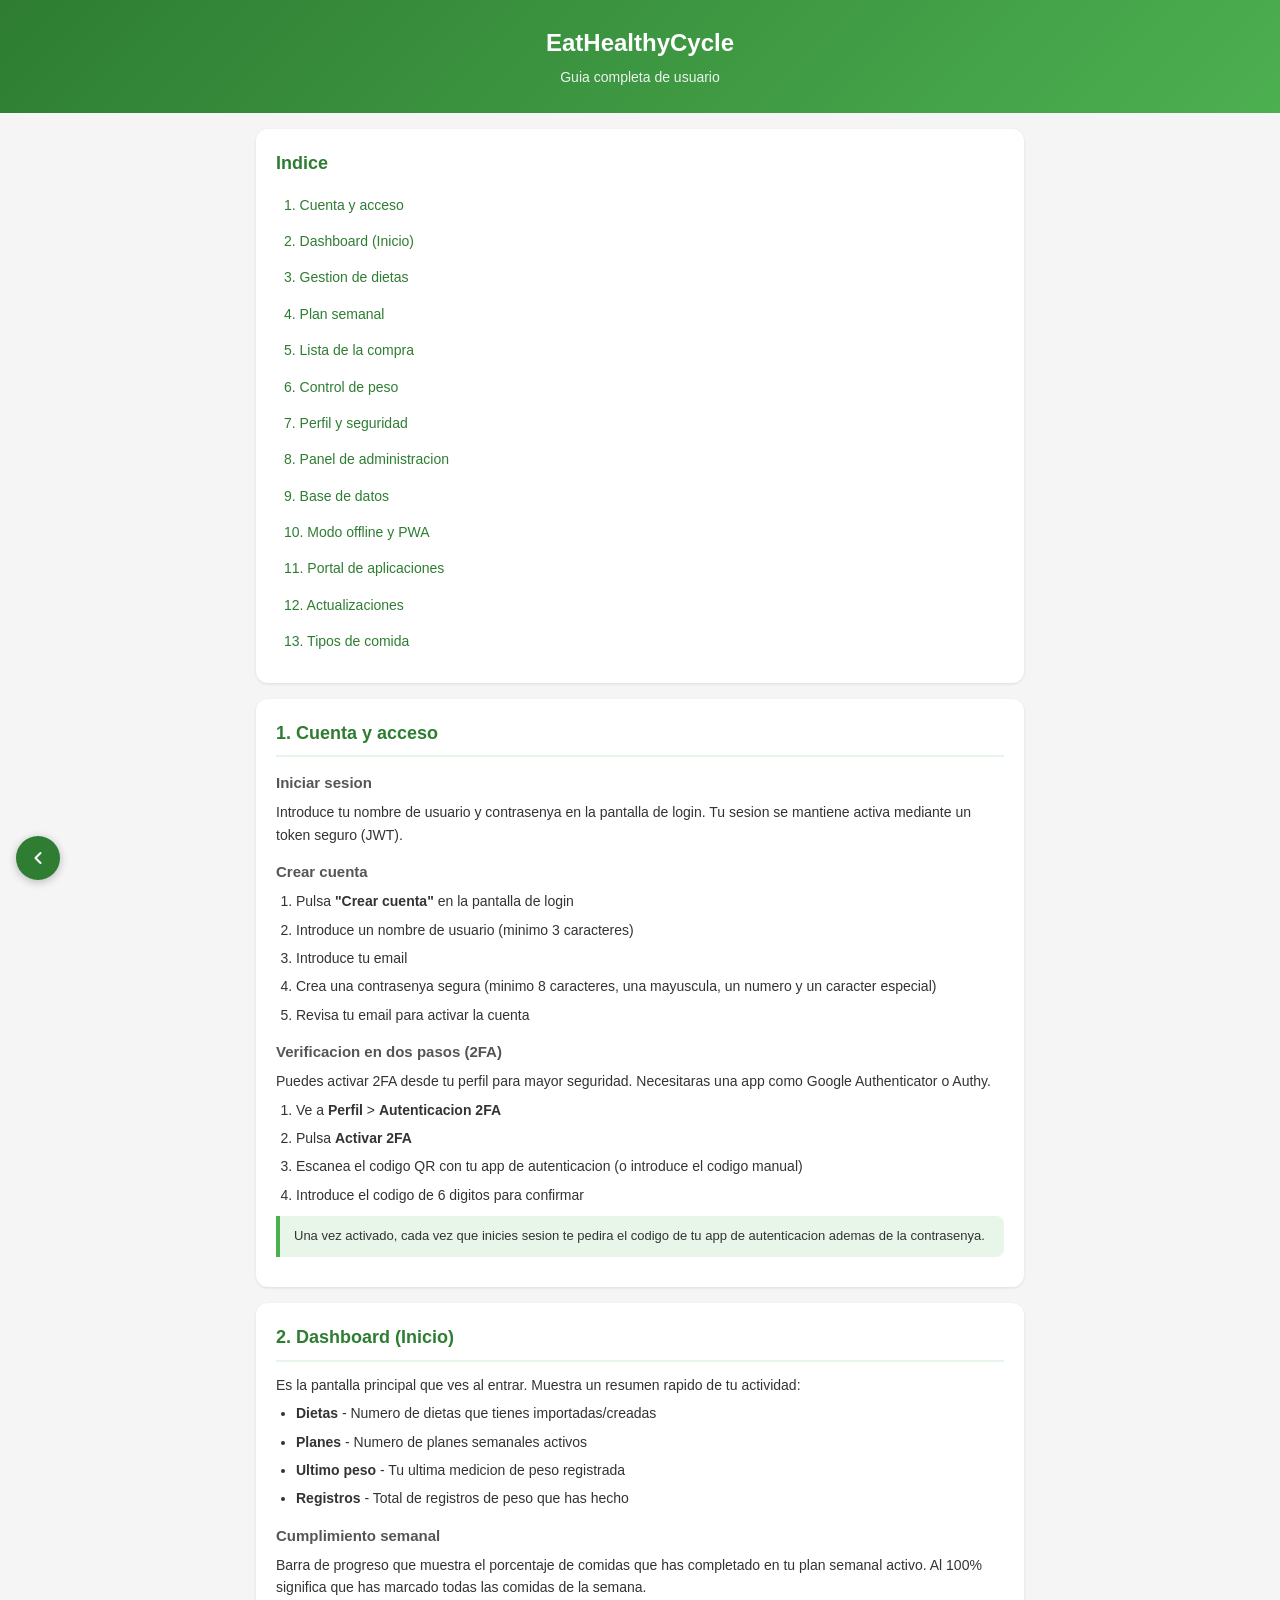
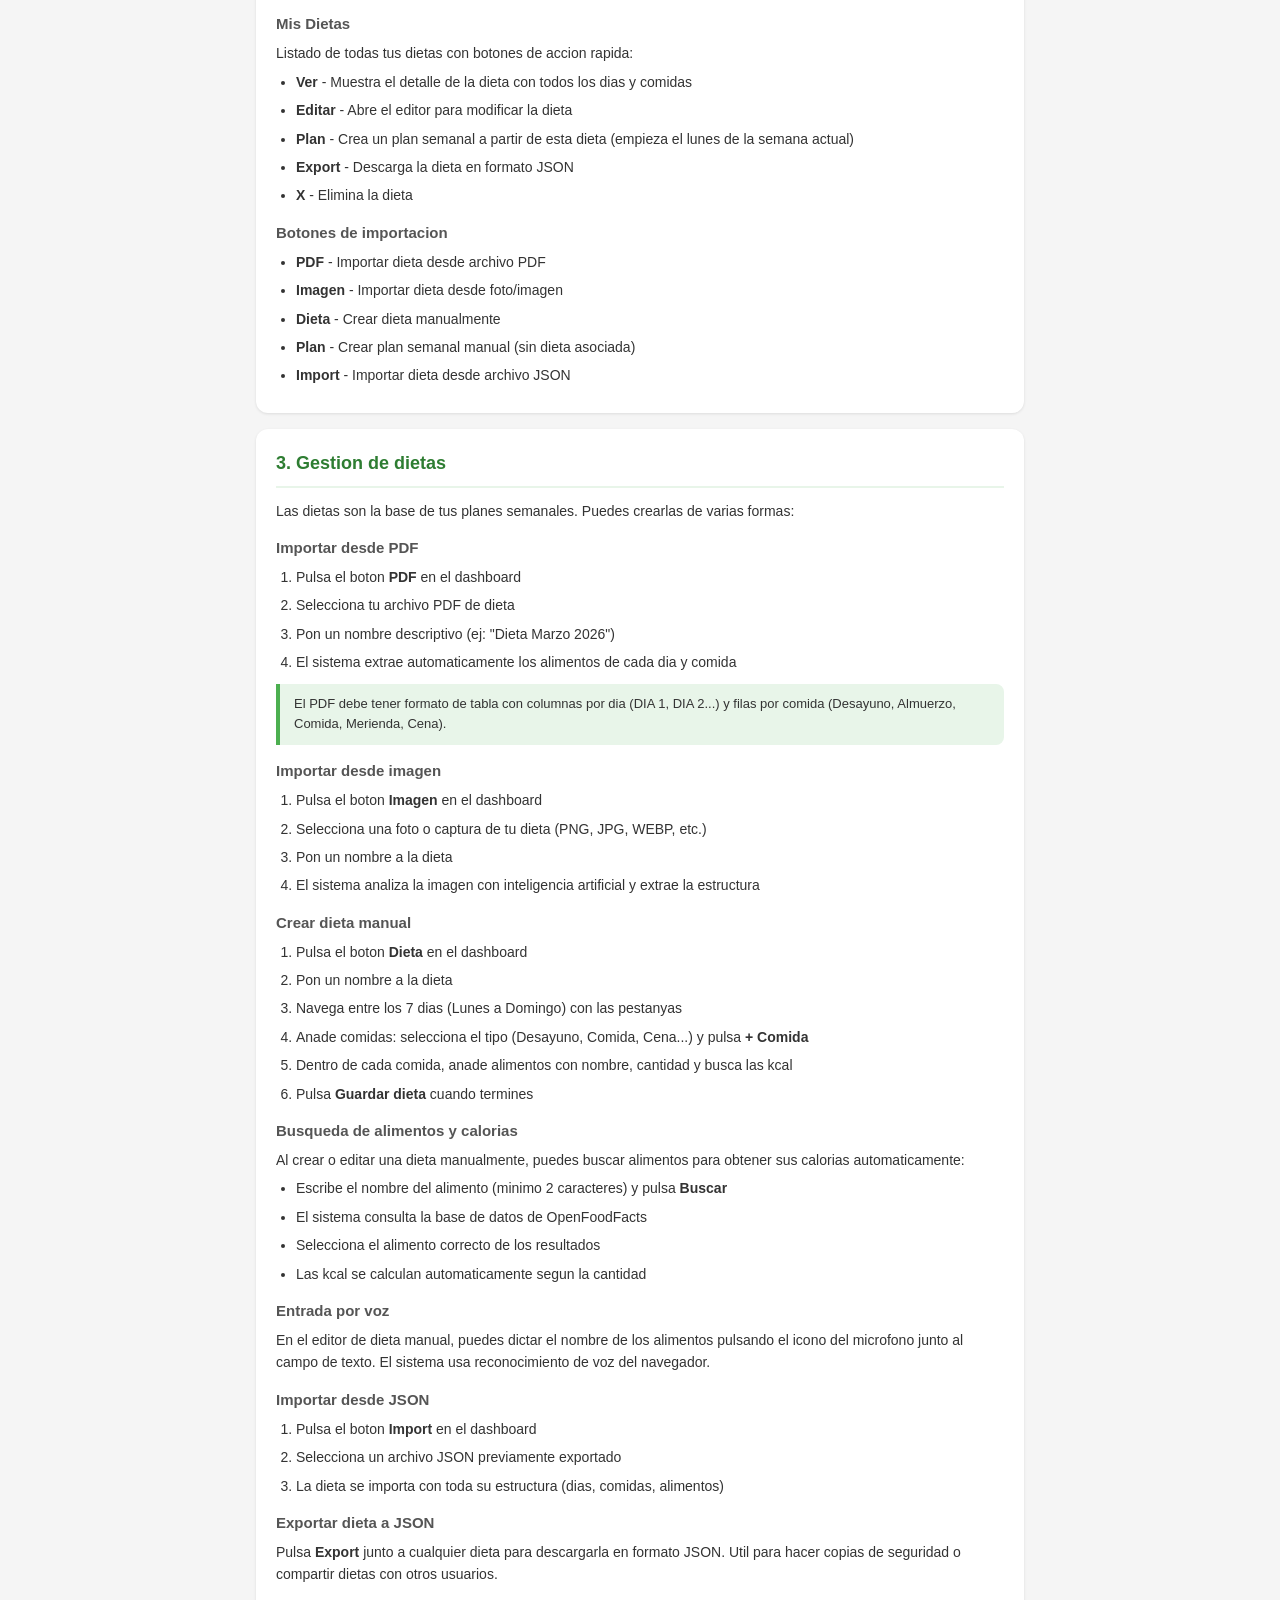
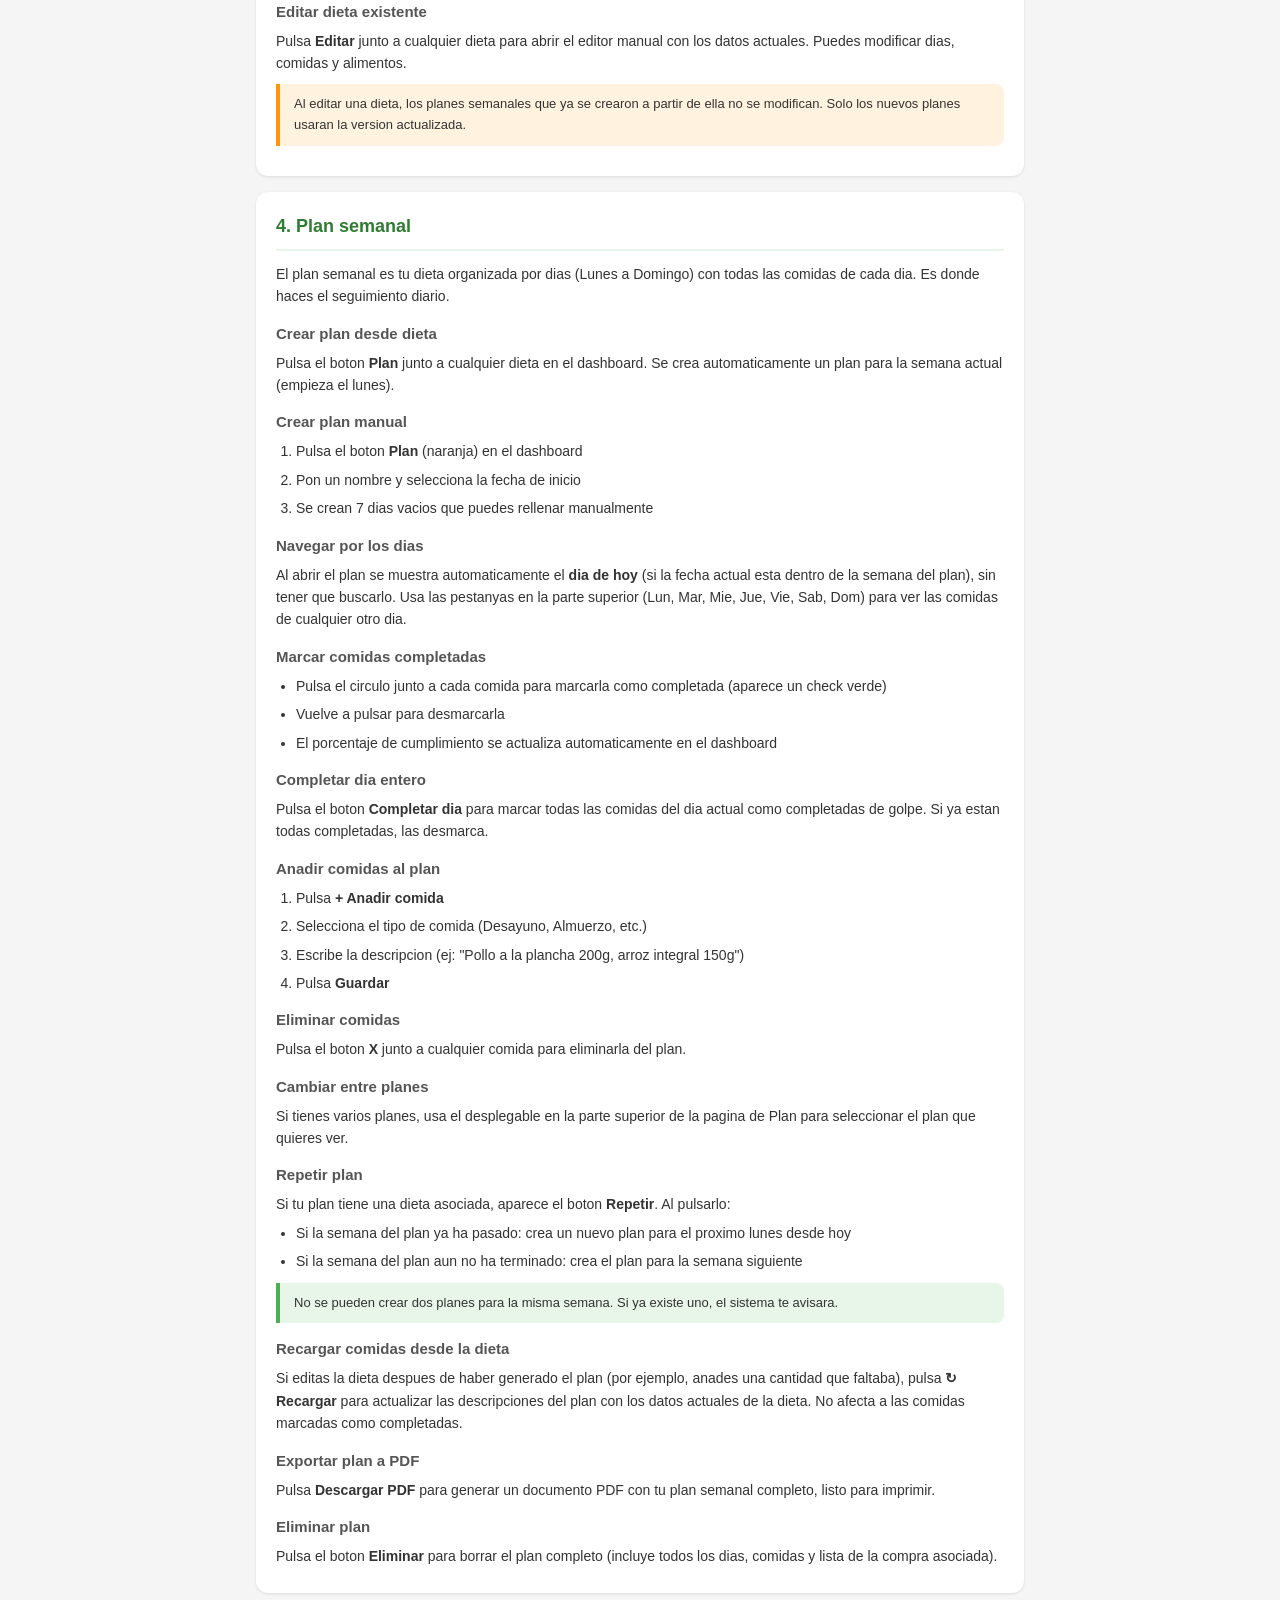
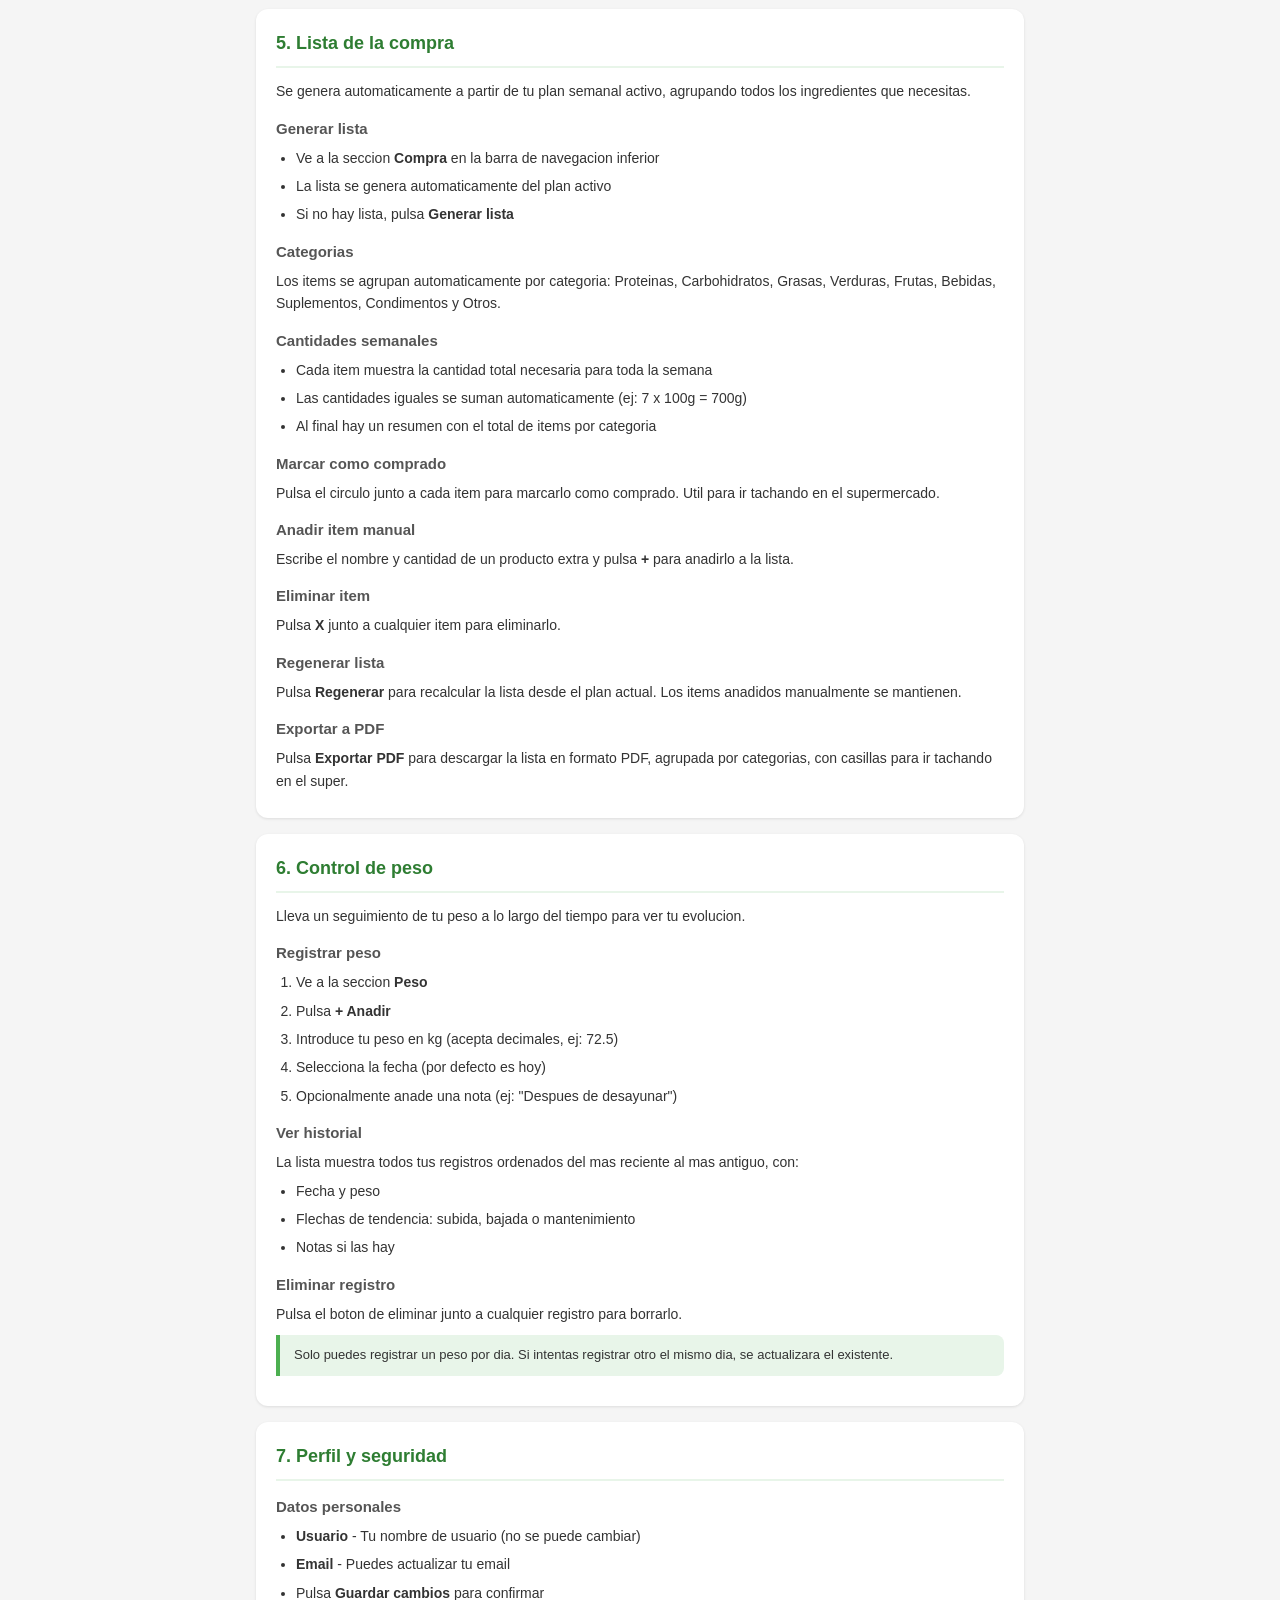
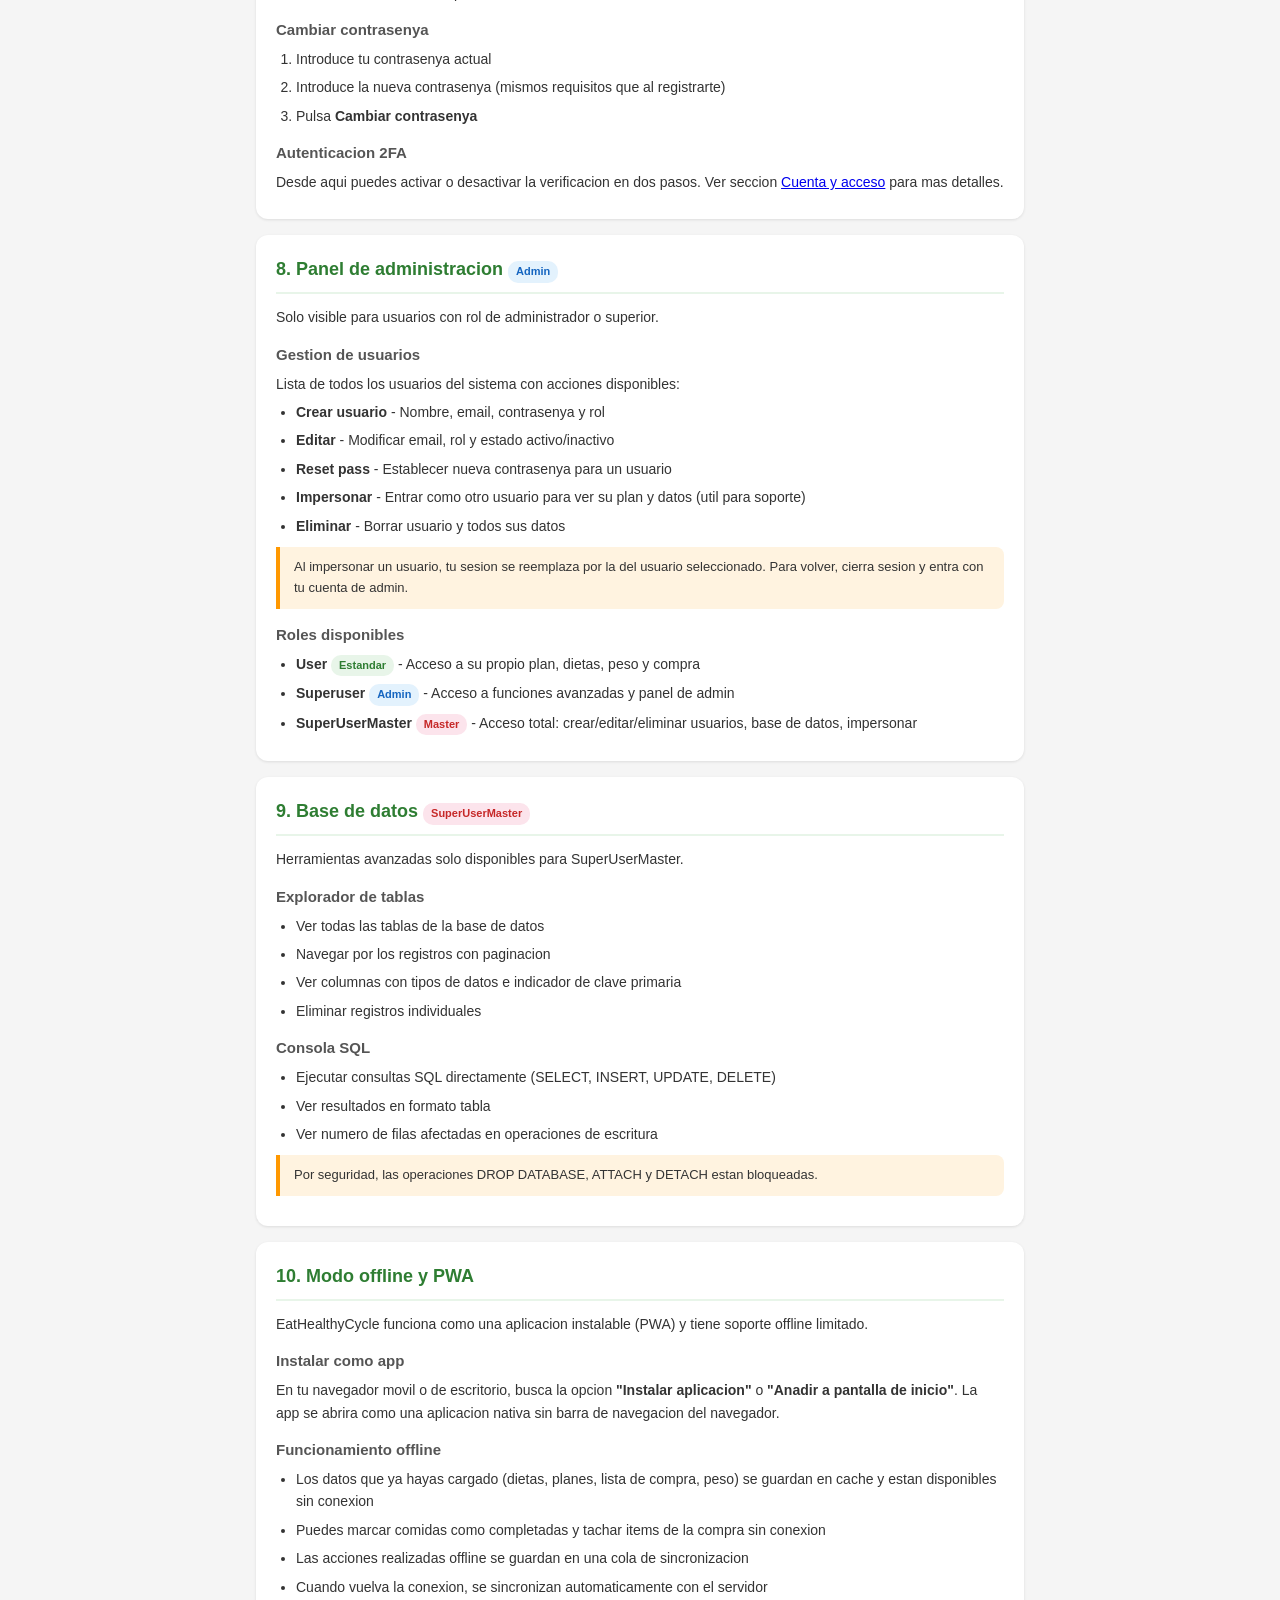
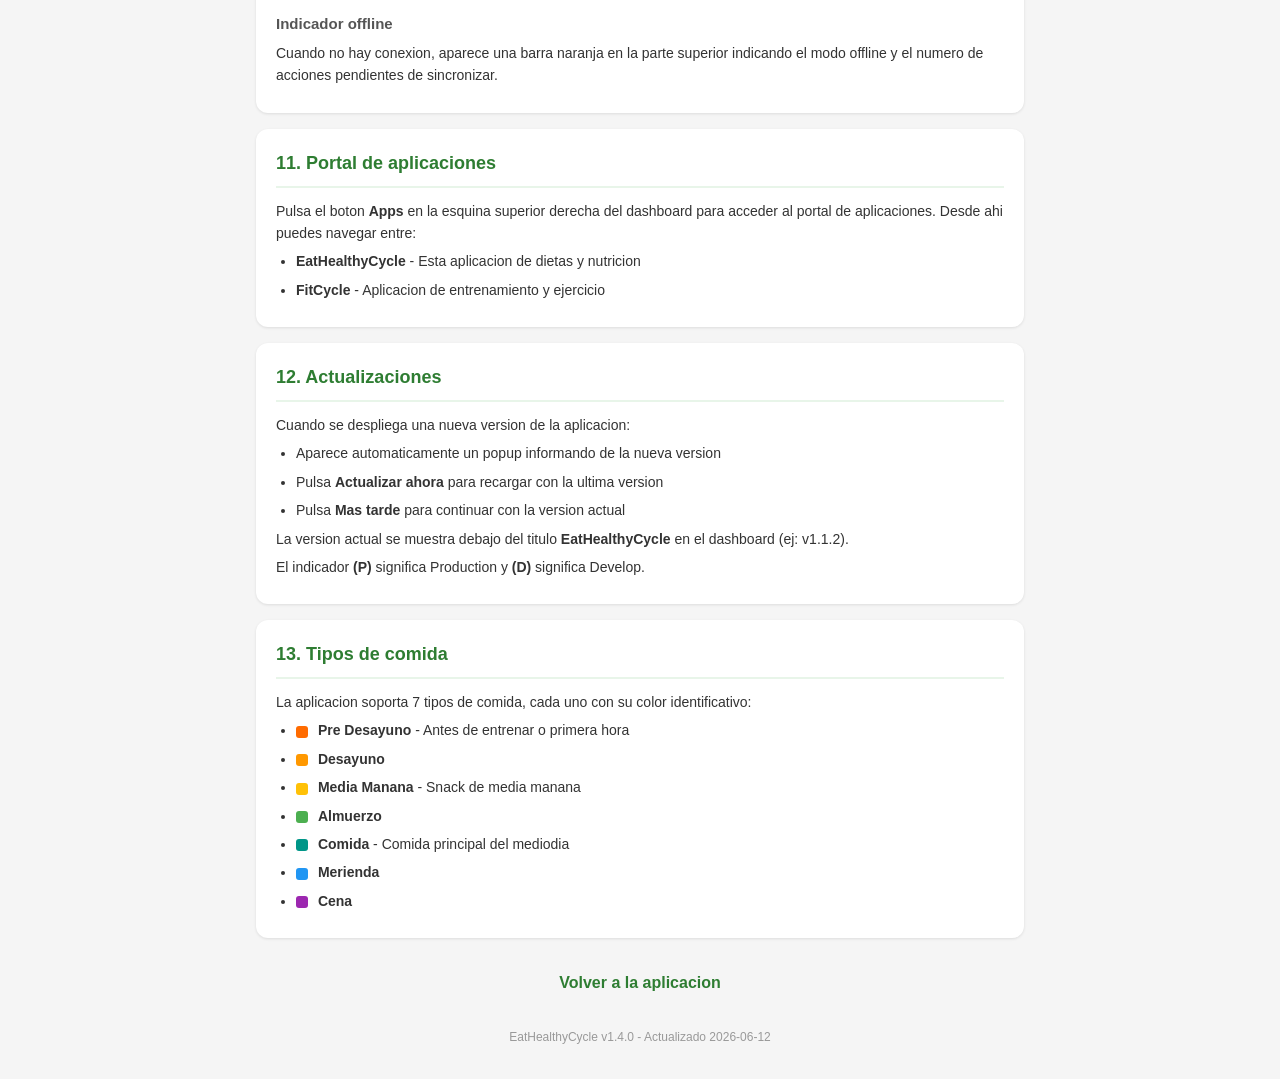
<file: wwwroot/guia-usuario.html>
<!DOCTYPE html>
<html lang="es">
<head>
    <meta charset="UTF-8">
    <meta name="viewport" content="width=device-width, initial-scale=1.0, maximum-scale=1.0, user-scalable=no">
    <title>EatHealthyCycle - Guia de Usuario</title>
    <style>
        * { margin: 0; padding: 0; box-sizing: border-box; }
        body { font-family: -apple-system, BlinkMacSystemFont, 'Segoe UI', sans-serif; background: #f5f5f5; color: #333; line-height: 1.6; }
        .header { background: linear-gradient(135deg, #2e7d32, #4caf50); color: white; padding: 24px 20px; text-align: center; position: sticky; top: 0; z-index: 10; }
        .header h1 { font-size: 24px; margin-bottom: 4px; }
        .header p { opacity: 0.9; font-size: 14px; }
        .container { max-width: 800px; margin: 0 auto; padding: 16px; }
        .toc { background: white; border-radius: 12px; padding: 20px; margin-bottom: 16px; box-shadow: 0 1px 3px rgba(0,0,0,0.1); }
        .toc h2 { color: #2e7d32; font-size: 18px; margin-bottom: 12px; }
        .toc ul { list-style: none; padding: 0; }
        .toc li { margin-bottom: 6px; }
        .toc a { color: #2e7d32; text-decoration: none; font-size: 14px; display: block; padding: 4px 8px; border-radius: 6px; }
        .toc a:hover { background: #e8f5e9; }
        .section { background: white; border-radius: 12px; padding: 20px; margin-bottom: 16px; box-shadow: 0 1px 3px rgba(0,0,0,0.1); }
        .section h2 { color: #2e7d32; font-size: 18px; margin-bottom: 12px; border-bottom: 2px solid #e8f5e9; padding-bottom: 8px; }
        .section h3 { color: #555; font-size: 15px; margin: 14px 0 6px; }
        .section p, .section li { font-size: 14px; margin-bottom: 6px; }
        .section ul { padding-left: 20px; }
        .section ol { padding-left: 20px; }
        .badge { display: inline-block; padding: 2px 8px; border-radius: 10px; font-size: 11px; font-weight: 600; }
        .badge-admin { background: #e3f2fd; color: #1565c0; }
        .badge-user { background: #e8f5e9; color: #2e7d32; }
        .badge-new { background: #fff3e0; color: #e65100; }
        .badge-master { background: #fce4ec; color: #c62828; }
        .tip { background: #e8f5e9; border-left: 4px solid #4caf50; padding: 10px 14px; border-radius: 0 8px 8px 0; margin: 10px 0; font-size: 13px; }
        .warning { background: #fff3e0; border-left: 4px solid #ff9800; padding: 10px 14px; border-radius: 0 8px 8px 0; margin: 10px 0; font-size: 13px; }
        .back-link { display: block; text-align: center; padding: 16px; color: #2e7d32; text-decoration: none; font-weight: 600; font-size: 16px; }
        .version { text-align: center; color: #999; font-size: 12px; padding: 16px; }
        .meal-color { display: inline-block; width: 12px; height: 12px; border-radius: 3px; margin-right: 6px; vertical-align: middle; }
        .shortcut { background: #f5f5f5; padding: 2px 6px; border-radius: 4px; font-family: monospace; font-size: 12px; }
        .btn-back-float { position: fixed; bottom: 20px; left: 16px; z-index: 100; width: 44px; height: 44px; border-radius: 50%; border: none; background: #2e7d32; color: white; font-size: 20px; cursor: pointer; display: flex; align-items: center; justify-content: center; box-shadow: 0 2px 8px rgba(0,0,0,0.25); text-decoration: none; }
    </style>
</head>
<body>
    <a href="/" class="btn-back-float" title="Volver a la app">
        <svg width="20" height="20" viewBox="0 0 24 24" fill="none" stroke="currentColor" stroke-width="2.5" stroke-linecap="round" stroke-linejoin="round"><polyline points="15 18 9 12 15 6"/></svg>
    </a>
    <div class="header">
        <h1>EatHealthyCycle</h1>
        <p>Guia completa de usuario</p>
    </div>
    <div class="container">

        <!-- INDICE -->
        <div class="toc">
            <h2>Indice</h2>
            <ul>
                <li><a href="#cuenta">1. Cuenta y acceso</a></li>
                <li><a href="#dashboard">2. Dashboard (Inicio)</a></li>
                <li><a href="#dietas">3. Gestion de dietas</a></li>
                <li><a href="#plan">4. Plan semanal</a></li>
                <li><a href="#compra">5. Lista de la compra</a></li>
                <li><a href="#peso">6. Control de peso</a></li>
                <li><a href="#perfil">7. Perfil y seguridad</a></li>
                <li><a href="#admin">8. Panel de administracion</a></li>
                <li><a href="#db">9. Base de datos</a></li>
                <li><a href="#offline">10. Modo offline y PWA</a></li>
                <li><a href="#portal">11. Portal de aplicaciones</a></li>
                <li><a href="#actualizaciones">12. Actualizaciones</a></li>
                <li><a href="#comidas">13. Tipos de comida</a></li>
            </ul>
        </div>

        <!-- 1. CUENTA Y ACCESO -->
        <div class="section" id="cuenta">
            <h2>1. Cuenta y acceso</h2>

            <h3>Iniciar sesion</h3>
            <p>Introduce tu nombre de usuario y contrasenya en la pantalla de login. Tu sesion se mantiene activa mediante un token seguro (JWT).</p>

            <h3>Crear cuenta</h3>
            <ol>
                <li>Pulsa <strong>"Crear cuenta"</strong> en la pantalla de login</li>
                <li>Introduce un nombre de usuario (minimo 3 caracteres)</li>
                <li>Introduce tu email</li>
                <li>Crea una contrasenya segura (minimo 8 caracteres, una mayuscula, un numero y un caracter especial)</li>
                <li>Revisa tu email para activar la cuenta</li>
            </ol>

            <h3>Verificacion en dos pasos (2FA)</h3>
            <p>Puedes activar 2FA desde tu perfil para mayor seguridad. Necesitaras una app como Google Authenticator o Authy.</p>
            <ol>
                <li>Ve a <strong>Perfil</strong> > <strong>Autenticacion 2FA</strong></li>
                <li>Pulsa <strong>Activar 2FA</strong></li>
                <li>Escanea el codigo QR con tu app de autenticacion (o introduce el codigo manual)</li>
                <li>Introduce el codigo de 6 digitos para confirmar</li>
            </ol>
            <div class="tip">Una vez activado, cada vez que inicies sesion te pedira el codigo de tu app de autenticacion ademas de la contrasenya.</div>
        </div>

        <!-- 2. DASHBOARD -->
        <div class="section" id="dashboard">
            <h2>2. Dashboard (Inicio)</h2>
            <p>Es la pantalla principal que ves al entrar. Muestra un resumen rapido de tu actividad:</p>
            <ul>
                <li><strong>Dietas</strong> - Numero de dietas que tienes importadas/creadas</li>
                <li><strong>Planes</strong> - Numero de planes semanales activos</li>
                <li><strong>Ultimo peso</strong> - Tu ultima medicion de peso registrada</li>
                <li><strong>Registros</strong> - Total de registros de peso que has hecho</li>
            </ul>

            <h3>Cumplimiento semanal</h3>
            <p>Barra de progreso que muestra el porcentaje de comidas que has completado en tu plan semanal activo. Al 100% significa que has marcado todas las comidas de la semana.</p>

            <h3>Mis Dietas</h3>
            <p>Listado de todas tus dietas con botones de accion rapida:</p>
            <ul>
                <li><strong>Ver</strong> - Muestra el detalle de la dieta con todos los dias y comidas</li>
                <li><strong>Editar</strong> - Abre el editor para modificar la dieta</li>
                <li><strong>Plan</strong> - Crea un plan semanal a partir de esta dieta (empieza el lunes de la semana actual)</li>
                <li><strong>Export</strong> - Descarga la dieta en formato JSON</li>
                <li><strong>X</strong> - Elimina la dieta</li>
            </ul>

            <h3>Botones de importacion</h3>
            <ul>
                <li><strong>PDF</strong> - Importar dieta desde archivo PDF</li>
                <li><strong>Imagen</strong> - Importar dieta desde foto/imagen</li>
                <li><strong>Dieta</strong> - Crear dieta manualmente</li>
                <li><strong>Plan</strong> - Crear plan semanal manual (sin dieta asociada)</li>
                <li><strong>Import</strong> - Importar dieta desde archivo JSON</li>
            </ul>
        </div>

        <!-- 3. GESTION DE DIETAS -->
        <div class="section" id="dietas">
            <h2>3. Gestion de dietas</h2>
            <p>Las dietas son la base de tus planes semanales. Puedes crearlas de varias formas:</p>

            <h3>Importar desde PDF</h3>
            <ol>
                <li>Pulsa el boton <strong>PDF</strong> en el dashboard</li>
                <li>Selecciona tu archivo PDF de dieta</li>
                <li>Pon un nombre descriptivo (ej: "Dieta Marzo 2026")</li>
                <li>El sistema extrae automaticamente los alimentos de cada dia y comida</li>
            </ol>
            <div class="tip">El PDF debe tener formato de tabla con columnas por dia (DIA 1, DIA 2...) y filas por comida (Desayuno, Almuerzo, Comida, Merienda, Cena).</div>

            <h3>Importar desde imagen</h3>
            <ol>
                <li>Pulsa el boton <strong>Imagen</strong> en el dashboard</li>
                <li>Selecciona una foto o captura de tu dieta (PNG, JPG, WEBP, etc.)</li>
                <li>Pon un nombre a la dieta</li>
                <li>El sistema analiza la imagen con inteligencia artificial y extrae la estructura</li>
            </ol>

            <h3>Crear dieta manual</h3>
            <ol>
                <li>Pulsa el boton <strong>Dieta</strong> en el dashboard</li>
                <li>Pon un nombre a la dieta</li>
                <li>Navega entre los 7 dias (Lunes a Domingo) con las pestanyas</li>
                <li>Anade comidas: selecciona el tipo (Desayuno, Comida, Cena...) y pulsa <strong>+ Comida</strong></li>
                <li>Dentro de cada comida, anade alimentos con nombre, cantidad y busca las kcal</li>
                <li>Pulsa <strong>Guardar dieta</strong> cuando termines</li>
            </ol>

            <h3>Busqueda de alimentos y calorias</h3>
            <p>Al crear o editar una dieta manualmente, puedes buscar alimentos para obtener sus calorias automaticamente:</p>
            <ul>
                <li>Escribe el nombre del alimento (minimo 2 caracteres) y pulsa <strong>Buscar</strong></li>
                <li>El sistema consulta la base de datos de OpenFoodFacts</li>
                <li>Selecciona el alimento correcto de los resultados</li>
                <li>Las kcal se calculan automaticamente segun la cantidad</li>
            </ul>

            <h3>Entrada por voz</h3>
            <p>En el editor de dieta manual, puedes dictar el nombre de los alimentos pulsando el icono del microfono junto al campo de texto. El sistema usa reconocimiento de voz del navegador.</p>

            <h3>Importar desde JSON</h3>
            <ol>
                <li>Pulsa el boton <strong>Import</strong> en el dashboard</li>
                <li>Selecciona un archivo JSON previamente exportado</li>
                <li>La dieta se importa con toda su estructura (dias, comidas, alimentos)</li>
            </ol>

            <h3>Exportar dieta a JSON</h3>
            <p>Pulsa <strong>Export</strong> junto a cualquier dieta para descargarla en formato JSON. Util para hacer copias de seguridad o compartir dietas con otros usuarios.</p>

            <h3>Editar dieta existente</h3>
            <p>Pulsa <strong>Editar</strong> junto a cualquier dieta para abrir el editor manual con los datos actuales. Puedes modificar dias, comidas y alimentos.</p>
            <div class="warning">Al editar una dieta, los planes semanales que ya se crearon a partir de ella no se modifican. Solo los nuevos planes usaran la version actualizada.</div>
        </div>

        <!-- 4. PLAN SEMANAL -->
        <div class="section" id="plan">
            <h2>4. Plan semanal</h2>
            <p>El plan semanal es tu dieta organizada por dias (Lunes a Domingo) con todas las comidas de cada dia. Es donde haces el seguimiento diario.</p>

            <h3>Crear plan desde dieta</h3>
            <p>Pulsa el boton <strong>Plan</strong> junto a cualquier dieta en el dashboard. Se crea automaticamente un plan para la semana actual (empieza el lunes).</p>

            <h3>Crear plan manual</h3>
            <ol>
                <li>Pulsa el boton <strong>Plan</strong> (naranja) en el dashboard</li>
                <li>Pon un nombre y selecciona la fecha de inicio</li>
                <li>Se crean 7 dias vacios que puedes rellenar manualmente</li>
            </ol>

            <h3>Navegar por los dias</h3>
            <p>Al abrir el plan se muestra automaticamente el <strong>dia de hoy</strong> (si la fecha actual esta dentro de la semana del plan), sin tener que buscarlo. Usa las pestanyas en la parte superior (Lun, Mar, Mie, Jue, Vie, Sab, Dom) para ver las comidas de cualquier otro dia.</p>

            <h3>Marcar comidas completadas</h3>
            <ul>
                <li>Pulsa el circulo junto a cada comida para marcarla como completada (aparece un check verde)</li>
                <li>Vuelve a pulsar para desmarcarla</li>
                <li>El porcentaje de cumplimiento se actualiza automaticamente en el dashboard</li>
            </ul>

            <h3>Completar dia entero</h3>
            <p>Pulsa el boton <strong>Completar dia</strong> para marcar todas las comidas del dia actual como completadas de golpe. Si ya estan todas completadas, las desmarca.</p>

            <h3>Anadir comidas al plan</h3>
            <ol>
                <li>Pulsa <strong>+ Anadir comida</strong></li>
                <li>Selecciona el tipo de comida (Desayuno, Almuerzo, etc.)</li>
                <li>Escribe la descripcion (ej: "Pollo a la plancha 200g, arroz integral 150g")</li>
                <li>Pulsa <strong>Guardar</strong></li>
            </ol>

            <h3>Eliminar comidas</h3>
            <p>Pulsa el boton <strong>X</strong> junto a cualquier comida para eliminarla del plan.</p>

            <h3>Cambiar entre planes</h3>
            <p>Si tienes varios planes, usa el desplegable en la parte superior de la pagina de Plan para seleccionar el plan que quieres ver.</p>

            <h3>Repetir plan</h3>
            <p>Si tu plan tiene una dieta asociada, aparece el boton <strong>Repetir</strong>. Al pulsarlo:</p>
            <ul>
                <li>Si la semana del plan ya ha pasado: crea un nuevo plan para el proximo lunes desde hoy</li>
                <li>Si la semana del plan aun no ha terminado: crea el plan para la semana siguiente</li>
            </ul>
            <div class="tip">No se pueden crear dos planes para la misma semana. Si ya existe uno, el sistema te avisara.</div>

            <h3>Recargar comidas desde la dieta</h3>
            <p>Si editas la dieta despues de haber generado el plan (por ejemplo, anades una cantidad que faltaba), pulsa <strong>&#8635; Recargar</strong> para actualizar las descripciones del plan con los datos actuales de la dieta. No afecta a las comidas marcadas como completadas.</p>

            <h3>Exportar plan a PDF</h3>
            <p>Pulsa <strong>Descargar PDF</strong> para generar un documento PDF con tu plan semanal completo, listo para imprimir.</p>

            <h3>Eliminar plan</h3>
            <p>Pulsa el boton <strong>Eliminar</strong> para borrar el plan completo (incluye todos los dias, comidas y lista de la compra asociada).</p>
        </div>

        <!-- 5. LISTA DE LA COMPRA -->
        <div class="section" id="compra">
            <h2>5. Lista de la compra</h2>
            <p>Se genera automaticamente a partir de tu plan semanal activo, agrupando todos los ingredientes que necesitas.</p>

            <h3>Generar lista</h3>
            <ul>
                <li>Ve a la seccion <strong>Compra</strong> en la barra de navegacion inferior</li>
                <li>La lista se genera automaticamente del plan activo</li>
                <li>Si no hay lista, pulsa <strong>Generar lista</strong></li>
            </ul>

            <h3>Categorias</h3>
            <p>Los items se agrupan automaticamente por categoria: Proteinas, Carbohidratos, Grasas, Verduras, Frutas, Bebidas, Suplementos, Condimentos y Otros.</p>

            <h3>Cantidades semanales</h3>
            <ul>
                <li>Cada item muestra la cantidad total necesaria para toda la semana</li>
                <li>Las cantidades iguales se suman automaticamente (ej: 7 x 100g = 700g)</li>
                <li>Al final hay un resumen con el total de items por categoria</li>
            </ul>

            <h3>Marcar como comprado</h3>
            <p>Pulsa el circulo junto a cada item para marcarlo como comprado. Util para ir tachando en el supermercado.</p>

            <h3>Anadir item manual</h3>
            <p>Escribe el nombre y cantidad de un producto extra y pulsa <strong>+</strong> para anadirlo a la lista.</p>

            <h3>Eliminar item</h3>
            <p>Pulsa <strong>X</strong> junto a cualquier item para eliminarlo.</p>

            <h3>Regenerar lista</h3>
            <p>Pulsa <strong>Regenerar</strong> para recalcular la lista desde el plan actual. Los items anadidos manualmente se mantienen.</p>

            <h3>Exportar a PDF</h3>
            <p>Pulsa <strong>Exportar PDF</strong> para descargar la lista en formato PDF, agrupada por categorias, con casillas para ir tachando en el super.</p>
        </div>

        <!-- 6. CONTROL DE PESO -->
        <div class="section" id="peso">
            <h2>6. Control de peso</h2>
            <p>Lleva un seguimiento de tu peso a lo largo del tiempo para ver tu evolucion.</p>

            <h3>Registrar peso</h3>
            <ol>
                <li>Ve a la seccion <strong>Peso</strong></li>
                <li>Pulsa <strong>+ Anadir</strong></li>
                <li>Introduce tu peso en kg (acepta decimales, ej: 72.5)</li>
                <li>Selecciona la fecha (por defecto es hoy)</li>
                <li>Opcionalmente anade una nota (ej: "Despues de desayunar")</li>
            </ol>

            <h3>Ver historial</h3>
            <p>La lista muestra todos tus registros ordenados del mas reciente al mas antiguo, con:</p>
            <ul>
                <li>Fecha y peso</li>
                <li>Flechas de tendencia: subida, bajada o mantenimiento</li>
                <li>Notas si las hay</li>
            </ul>

            <h3>Eliminar registro</h3>
            <p>Pulsa el boton de eliminar junto a cualquier registro para borrarlo.</p>

            <div class="tip">Solo puedes registrar un peso por dia. Si intentas registrar otro el mismo dia, se actualizara el existente.</div>
        </div>

        <!-- 7. PERFIL -->
        <div class="section" id="perfil">
            <h2>7. Perfil y seguridad</h2>

            <h3>Datos personales</h3>
            <ul>
                <li><strong>Usuario</strong> - Tu nombre de usuario (no se puede cambiar)</li>
                <li><strong>Email</strong> - Puedes actualizar tu email</li>
                <li>Pulsa <strong>Guardar cambios</strong> para confirmar</li>
            </ul>

            <h3>Cambiar contrasenya</h3>
            <ol>
                <li>Introduce tu contrasenya actual</li>
                <li>Introduce la nueva contrasenya (mismos requisitos que al registrarte)</li>
                <li>Pulsa <strong>Cambiar contrasenya</strong></li>
            </ol>

            <h3>Autenticacion 2FA</h3>
            <p>Desde aqui puedes activar o desactivar la verificacion en dos pasos. Ver seccion <a href="#cuenta">Cuenta y acceso</a> para mas detalles.</p>
        </div>

        <!-- 8. ADMIN -->
        <div class="section" id="admin">
            <h2>8. Panel de administracion <span class="badge badge-admin">Admin</span></h2>
            <p>Solo visible para usuarios con rol de administrador o superior.</p>

            <h3>Gestion de usuarios</h3>
            <p>Lista de todos los usuarios del sistema con acciones disponibles:</p>
            <ul>
                <li><strong>Crear usuario</strong> - Nombre, email, contrasenya y rol</li>
                <li><strong>Editar</strong> - Modificar email, rol y estado activo/inactivo</li>
                <li><strong>Reset pass</strong> - Establecer nueva contrasenya para un usuario</li>
                <li><strong>Impersonar</strong> - Entrar como otro usuario para ver su plan y datos (util para soporte)</li>
                <li><strong>Eliminar</strong> - Borrar usuario y todos sus datos</li>
            </ul>
            <div class="warning">Al impersonar un usuario, tu sesion se reemplaza por la del usuario seleccionado. Para volver, cierra sesion y entra con tu cuenta de admin.</div>

            <h3>Roles disponibles</h3>
            <ul>
                <li><strong>User</strong> <span class="badge badge-user">Estandar</span> - Acceso a su propio plan, dietas, peso y compra</li>
                <li><strong>Superuser</strong> <span class="badge badge-admin">Admin</span> - Acceso a funciones avanzadas y panel de admin</li>
                <li><strong>SuperUserMaster</strong> <span class="badge badge-master">Master</span> - Acceso total: crear/editar/eliminar usuarios, base de datos, impersonar</li>
            </ul>
        </div>

        <!-- 9. BASE DE DATOS -->
        <div class="section" id="db">
            <h2>9. Base de datos <span class="badge badge-master">SuperUserMaster</span></h2>
            <p>Herramientas avanzadas solo disponibles para SuperUserMaster.</p>

            <h3>Explorador de tablas</h3>
            <ul>
                <li>Ver todas las tablas de la base de datos</li>
                <li>Navegar por los registros con paginacion</li>
                <li>Ver columnas con tipos de datos e indicador de clave primaria</li>
                <li>Eliminar registros individuales</li>
            </ul>

            <h3>Consola SQL</h3>
            <ul>
                <li>Ejecutar consultas SQL directamente (SELECT, INSERT, UPDATE, DELETE)</li>
                <li>Ver resultados en formato tabla</li>
                <li>Ver numero de filas afectadas en operaciones de escritura</li>
            </ul>
            <div class="warning">Por seguridad, las operaciones DROP DATABASE, ATTACH y DETACH estan bloqueadas.</div>
        </div>

        <!-- 10. OFFLINE -->
        <div class="section" id="offline">
            <h2>10. Modo offline y PWA</h2>
            <p>EatHealthyCycle funciona como una aplicacion instalable (PWA) y tiene soporte offline limitado.</p>

            <h3>Instalar como app</h3>
            <p>En tu navegador movil o de escritorio, busca la opcion <strong>"Instalar aplicacion"</strong> o <strong>"Anadir a pantalla de inicio"</strong>. La app se abrira como una aplicacion nativa sin barra de navegacion del navegador.</p>

            <h3>Funcionamiento offline</h3>
            <ul>
                <li>Los datos que ya hayas cargado (dietas, planes, lista de compra, peso) se guardan en cache y estan disponibles sin conexion</li>
                <li>Puedes marcar comidas como completadas y tachar items de la compra sin conexion</li>
                <li>Las acciones realizadas offline se guardan en una cola de sincronizacion</li>
                <li>Cuando vuelva la conexion, se sincronizan automaticamente con el servidor</li>
            </ul>

            <h3>Indicador offline</h3>
            <p>Cuando no hay conexion, aparece una barra naranja en la parte superior indicando el modo offline y el numero de acciones pendientes de sincronizar.</p>
        </div>

        <!-- 11. PORTAL -->
        <div class="section" id="portal">
            <h2>11. Portal de aplicaciones</h2>
            <p>Pulsa el boton <strong>Apps</strong> en la esquina superior derecha del dashboard para acceder al portal de aplicaciones. Desde ahi puedes navegar entre:</p>
            <ul>
                <li><strong>EatHealthyCycle</strong> - Esta aplicacion de dietas y nutricion</li>
                <li><strong>FitCycle</strong> - Aplicacion de entrenamiento y ejercicio</li>
            </ul>
        </div>

        <!-- 12. ACTUALIZACIONES -->
        <div class="section" id="actualizaciones">
            <h2>12. Actualizaciones</h2>
            <p>Cuando se despliega una nueva version de la aplicacion:</p>
            <ul>
                <li>Aparece automaticamente un popup informando de la nueva version</li>
                <li>Pulsa <strong>Actualizar ahora</strong> para recargar con la ultima version</li>
                <li>Pulsa <strong>Mas tarde</strong> para continuar con la version actual</li>
            </ul>
            <p>La version actual se muestra debajo del titulo <strong>EatHealthyCycle</strong> en el dashboard (ej: v1.1.2).</p>
            <p>El indicador <strong>(P)</strong> significa Production y <strong>(D)</strong> significa Develop.</p>
        </div>

        <!-- 13. TIPOS DE COMIDA -->
        <div class="section" id="comidas">
            <h2>13. Tipos de comida</h2>
            <p>La aplicacion soporta 7 tipos de comida, cada uno con su color identificativo:</p>
            <ul>
                <li><span class="meal-color" style="background:#ff6b00"></span> <strong>Pre Desayuno</strong> - Antes de entrenar o primera hora</li>
                <li><span class="meal-color" style="background:#ff9800"></span> <strong>Desayuno</strong></li>
                <li><span class="meal-color" style="background:#ffc107"></span> <strong>Media Manana</strong> - Snack de media manana</li>
                <li><span class="meal-color" style="background:#4caf50"></span> <strong>Almuerzo</strong></li>
                <li><span class="meal-color" style="background:#009688"></span> <strong>Comida</strong> - Comida principal del mediodia</li>
                <li><span class="meal-color" style="background:#2196f3"></span> <strong>Merienda</strong></li>
                <li><span class="meal-color" style="background:#9c27b0"></span> <strong>Cena</strong></li>
            </ul>
        </div>

        <a href="/" class="back-link">Volver a la aplicacion</a>
        <div class="version">EatHealthyCycle v1.4.0 - Actualizado 2026-06-12</div>
    </div>
</body>
</html>
</file>
